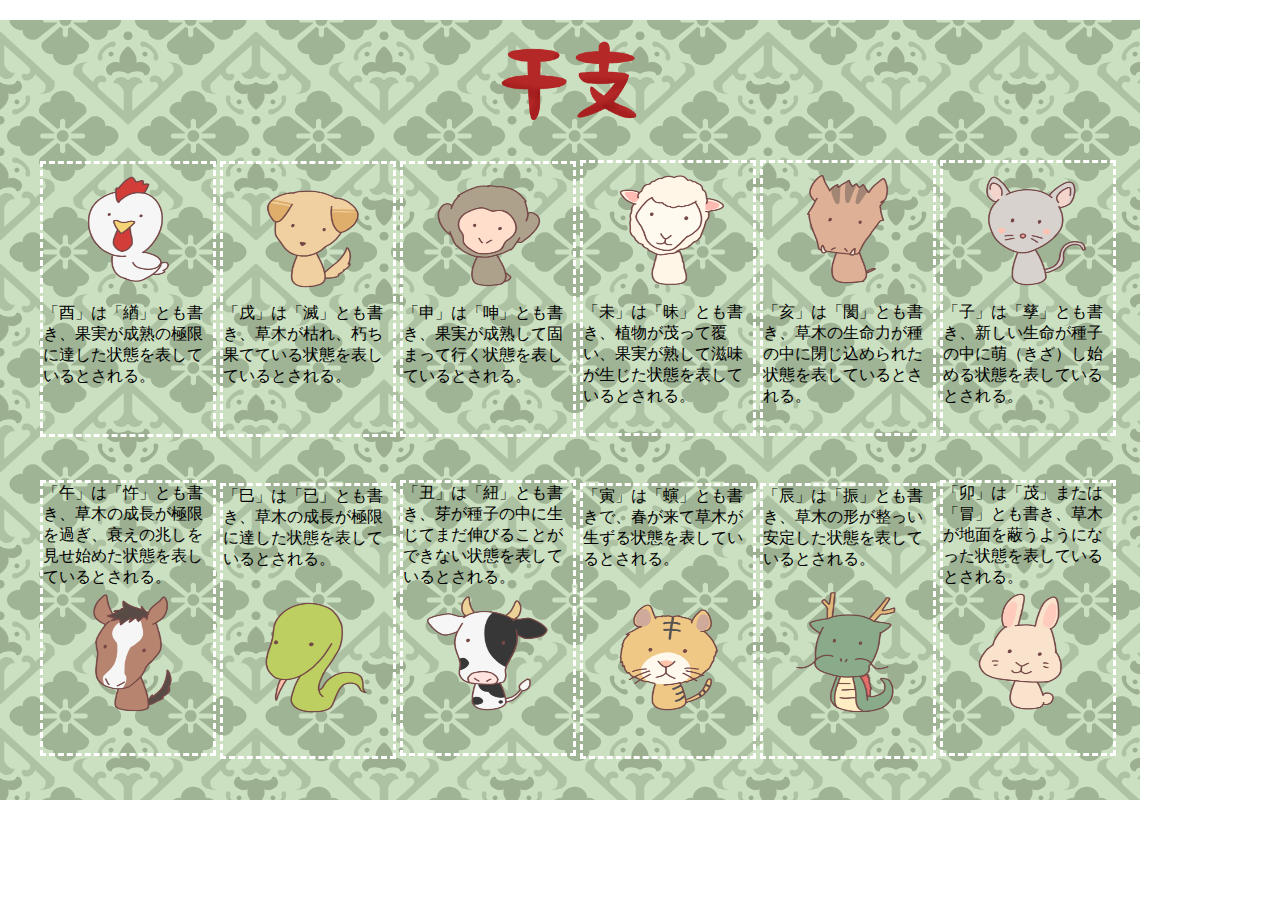
<file: demo01/index.html>
<!DOCTYPE html>
<html lang="ja">
<head>
    <title></title>
    <link rel="stylesheet" href="./style.css">
</head>
<body>
    <main>
        <h1>
            <img src="./images/logo.png" alt="" height="80px">
        </h1>
        <div class="row">
            <p>
                <img src="./images/tori.png" alt=".png">
                「酉」は「緧」とも書き、果実が成熟の極限に達した状態を表しているとされる。<br><br>
            </p>
            <p>
                <img src="./images/inu.png" alt=".png">
                「戌」は「滅」とも書き、草木が枯れ、朽ち果てている状態を表しているとされる。<br><br>
            </p>
            <p>
                <img src="./images/saru.png" alt="i.png">
                「申」は「呻」とも書き、果実が成熟して固まって行く状態を表しているとされる。<br><br>
            </p>
            <p>
                <img src="./images/hituji.png" alt="i.png">
                「未」は「昧」とも書き、植物が茂って覆い、果実が熟して滋味が生じた状態を表しているとされる。
            </p>
            <p>
                <img src="./images/i.png" alt="i.png">
                「亥」は「閡」とも書き、草木の生命力が種の中に閉じ込められた状態を表しているとされる。
            </p>
            <p>
                <img src="./images/ne.png" alt="i.png">
                「子」は「孳」とも書き、新しい生命が種子の中に萌（きざ）し始める状態を表しているとされる。
            </p>
        </div>
        <div class="row">
            <p>
                「午」は「忤」とも書き、草木の成長が極限を過ぎ、衰えの兆しを見せ始めた状態を表しているとされる。
                <img src="./images/uma.png" alt="i.png">
            </p>
            <p>
                「巳」は「已」とも書き、草木の成長が極限に達した状態を表しているとされる。<br><br>
                <img src="./images/hebi.png" alt="i.png">
            </p>
            <p>
                「丑」は「紐」とも書き、芽が種子の中に生じてまだ伸びることができない状態を表しているとされる。
                <img src="./images/ushi.png" alt="i.png">
            </p>
            <p>
                「寅」は「螾」とも書きで、春が来て草木が生ずる状態を表しているとされる。<br><br>
                <img src="./images/tora.png" alt="i.png">
            </p>
            <p>
                「辰」は「振」とも書き、草木の形が整っい安定した状態を表しているとされる。<br><br>
                <img src="./images/tatsu.png" alt="i.png">
            </p>
            <p>
                「卯」は「茂」または「冒」とも書き、草木が地面を蔽うようになった状態を表しているとされる。
                <img src="./images/u.png" alt="i.png">
            </p>

        </div>
    </main>
</body>
</html>
</file>
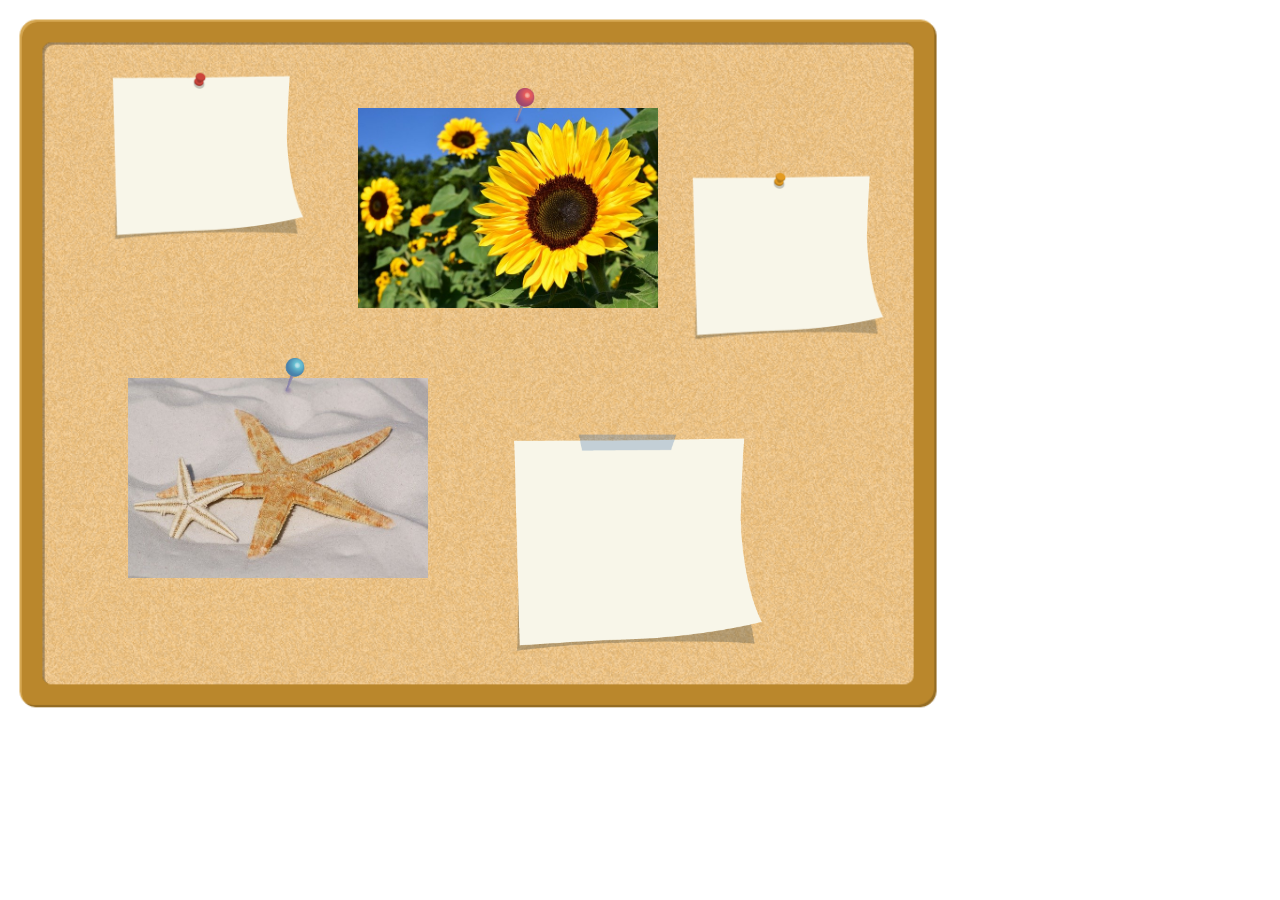
<file: demo02/index.html>
<!DOCTYPE html>
<html lang="ja">
<head>
    <title>Document</title>
    <link rel="stylesheet" href="style.css">
</head>
<body>
    <main>
        <img class="memo01" src="./images/tape_blue.png" alt="">
        <img class="memo02" src="./images/memo_red.png" alt="">
        <img class="memo03" src="./images/memo_yellow.png" alt="">

        <img class="sunflower" src="./images/sunflower.jpg" alt="">
        <img class="sunflower_pin" src="./images/pin_red.png" alt="">

        <img class="starfish" src="./images/starfish.jpg" alt="">
        <img class="starfish_pin" src="./images/pin_blue.png" alt="">
    </main>
</body>
</html>
</file>
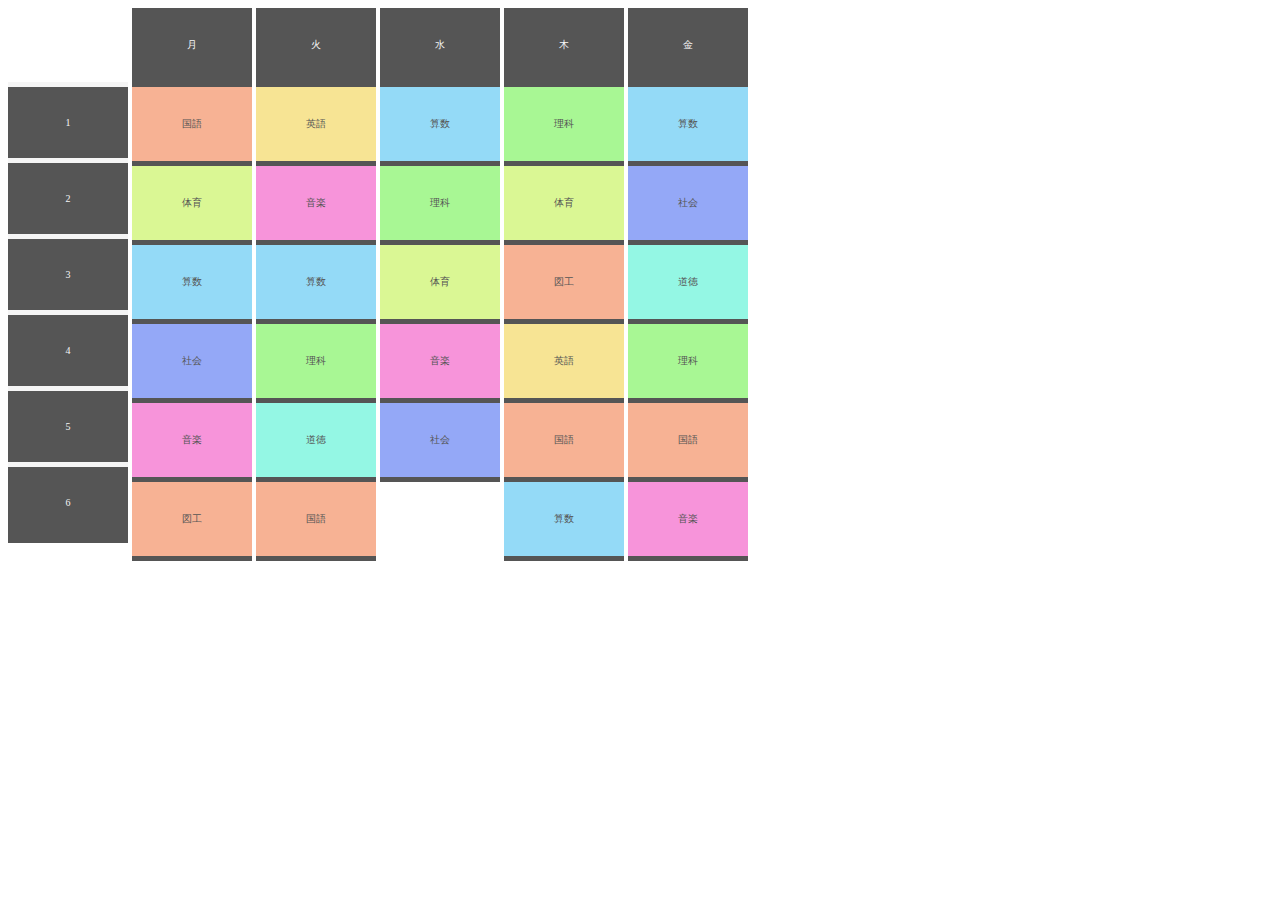
<file: demo03/index.html>
<!DOCTYPE html>
<html lang="ja">
<head>
    <meta charset="UTF-8">
    <link rel="stylesheet" href="style.css">
    <title>Document</title>
</head>
<body>
    <main>
        <div class="col">
            <p>　</p>
            <p class="row_head">1</p>
            <p class="row_head">2</p>
            <p class="row_head">3</p>
            <p class="row_head">4</p>
            <p class="row_head">5</p>
            <p class="row_head">6</p>
        </div>
        <div class="col">
            <p class="col_head">月</p>
            <p class="cell jp">国語</p>
            <p class="cell physic">体育</p>
            <p class="cell math">算数</p>
            <p class="cell social">社会</p>
            <p class="cell music">音楽</p>
            <p class="cell art">図工</p>
        </div>
        <div class="col">
            <p class="col_head">火</p>
            <p class="cell en">英語</p>
            <p class="cell music">音楽</p>
            <p class="cell math">算数</p>
            <p class="cell science">理科</p>
            <p class="cell ethics">道徳</p>
            <p class="cell jp">国語</p>
        </div>
        <div class="col">
            <p class="col_head">水</p>
            <p class="cell math">算数</p>
            <p class="cell science">理科</p>
            <p class="cell physic">体育</p>
            <p class="cell music">音楽</p>
            <p class="cell social">社会</p>
        </div>
        <div class="col">
            <p class="col_head">木</p>
            <p class="cell science">理科</p>
            <p class="cell physic">体育</p>
            <p class="cell art">図工</p>
            <p class="cell en">英語</p>
            <p class="cell jp">国語</p>
            <p class="cell math">算数</p>
        </div>
        <div class="col">
            <p class="col_head">金</p>
            <p class="cell math">算数</p>
            <p class="cell social">社会</p>
            <p class="cell ethics">道徳</p>
            <p class="cell science">理科</p>
            <p class="cell jp">国語</p>
            <p class="cell music">音楽</p>
        </div>
    </main>
</body>
</html>
</file>
<file: demo01/style.css>
body,h1,p,img,div{
    margin: 0;
    padding: 0;
}

/* 横幅は1100pxを想定 */

main {
    width: 1100px;
    background: url("./images/background.png");
    padding-left: 40px;
    padding-top: 20px;
    margin: 20px 0;
}
.row {
    width: 100%;
    height: 320px;
}

.row > p {
    width: 170px;
    height: 270px;
    display: inline-block;
    border: dashed 3px white;
    margin-bottom: 40px;
}

img {
    width: 100%;
    height: 50%;
}

h1 {
    height: 80px;
    text-align: center;
    margin-right: 40px;
    margin-bottom: 40px;
}


h1>img {
    height: 80px;
    width: 160px;
}
</file>
<file: demo02/style.css>
main {
    width: 940px;
    height: 700px;
    background: url("./images/background.png");
    background-size: cover;

    position: relative;
}

 
img {

    display: block;
    position: absolute;
}
.memo01{
    width: 260px;
    left: 500px;
    top:420px;
}
.memo02{
    width: 200px;
    left: 100px;
    top:60px;
}
.memo03{
    width: 200px;
    left: 680px;
    top:160px;
}


.sunflower{
    width: 300px;
    left: 350px;
    top:100px;
}
.sunflower_pin{
    width: 60px;
    left: 480px;
    top:80px;
}

.starfish{
    width: 300px;
    left: 120px;
    top:370px;
}

.starfish_pin{
    width: 60px;
    left: 250px;
    top:350px;
}
</file>
<file: demo03/style.css>
h1,p,div{
    margin: 0;
    padding: 0;
}
.col {
    width: 120px;
    display: inline-block;
    border-bottom: #555 5px solid;
    vertical-align: top;
}

p {
    width: 100%;
    padding: 30px 0 ;
    text-align: center;
    font-size: 10px;
}
.col_head,.row_head{
    background: #555;
    color: whitesmoke;
}


.row_head{
    border-top: whitesmoke 5px solid;
}

.cell {
    color: #555;
    border-top: #555 5px solid;
}

.jp{
    background-color:#F7B294;
}
.math{
    background-color: #94DAF7;
}
.science{
    background-color: #A8F794;
}
.social{
    background-color: #94A8F7;
}
.physic {
    background-color: #DAF794;
}
.music{
    background-color: #F794DA;
}
.art{
    background-color: #F7B294;
}
.en{
    background-color: #F7E494;
}
.ethics{
    background-color:  #94F7E4;
}
</file>
